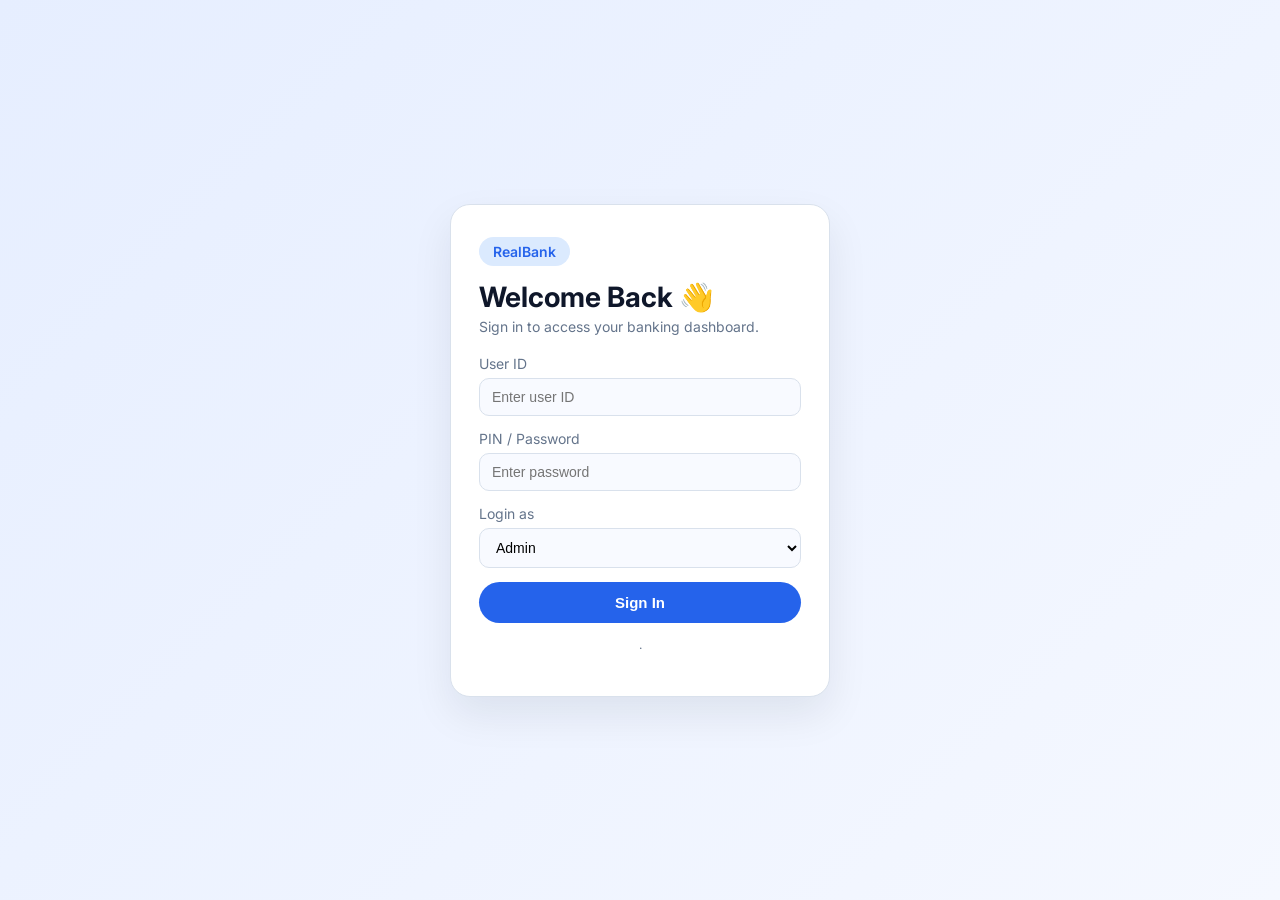
<file: index.html>
<!DOCTYPE html>
<html lang="en">
<head>
  <meta charset="UTF-8" />
  <title>RealBank – Login</title>
  <meta name="viewport" content="width=device-width, initial-scale=1.0" />

  <!-- Google Font -->
  <link rel="preconnect" href="https://fonts.googleapis.com">
  <link rel="preconnect" href="https://fonts.gstatic.com" crossorigin>
  <link href="https://fonts.googleapis.com/css2?family=Inter:wght@300;400;500;600;700&display=swap" rel="stylesheet">

  <!-- FULL CSS HERE -->
  <style>
    * ,
    *::before,
    *::after {
      box-sizing: border-box;
    }

    :root {
      --bg: #f2f6ff;
      --card-bg: #ffffff;
      --border: #d9e1ec;
      --text: #0f172a;
      --muted: #64748b;
      --primary: #2563eb;
      --primary-soft: #dbeafe;
      --radius-lg: 20px;
      --shadow-soft: 0 18px 40px rgba(15, 23, 42, 0.08);
      --font: "Inter", sans-serif;
    }

    body {
      margin: 0;
      font-family: var(--font);
      background: linear-gradient(135deg, #e6eeff, #f5f8ff);
      color: var(--text);
      min-height: 100vh;
      display: flex;
      align-items: center;
      justify-content: center;
    }

    .auth-wrapper {
      width: 100%;
      max-width: 420px;
      padding: 20px;
    }

    .auth-card {
      background: var(--card-bg);
      border-radius: var(--radius-lg);
      padding: 32px 28px;
      box-shadow: var(--shadow-soft);
      border: 1px solid var(--border);
      animation: fadeIn 0.6s ease;
    }

    @keyframes fadeIn {
      from {
        opacity: 0;
        transform: translateY(12px);
      }
      to {
        opacity: 1;
        transform: translateY(0);
      }
    }

    .auth-brand {
      display: inline-block;
      padding: 6px 14px;
      background: var(--primary-soft);
      color: var(--primary);
      border-radius: 999px;
      font-size: 14px;
      font-weight: 600;
      margin-bottom: 14px;
    }

    .auth-title {
      margin: 0;
      font-size: 28px;
      font-weight: 700;
    }

    .auth-subtitle {
      margin: 4px 0 20px;
      font-size: 14px;
      color: var(--muted);
    }

    .form-group {
      display: flex;
      flex-direction: column;
      gap: 6px;
      margin-bottom: 14px;
    }

    label {
      font-size: 14px;
      color: var(--muted);
    }

    input,
    select {
      padding: 10px 12px;
      border-radius: 10px;
      border: 1px solid var(--border);
      font-size: 14px;
      background: #f8faff;
      transition: 0.2s ease;
    }

    input:focus,
    select:focus {
      border-color: var(--primary);
      box-shadow: 0 0 0 2px var(--primary-soft);
      background: #ffffff;
      outline: none;
    }

    .btn {
      width: 100%;
      padding: 12px;
      border-radius: 999px;
      border: none;
      cursor: pointer;
      font-size: 15px;
      font-weight: 600;
      transition: 0.2s ease;
    }

    .btn.primary {
      background: var(--primary);
      color: #ffffff;
    }

    .btn.primary:hover {
      transform: translateY(-2px);
      box-shadow: 0 10px 25px rgba(37, 99, 235, 0.3);
    }

    .auth-helper {
      margin-top: 14px;
      text-align: center;
      color: var(--muted);
      font-size: 12px;
    }
  </style>
</head>

<body data-page="login">

  <div class="auth-wrapper">
    <div class="auth-card">
      <div class="auth-brand">RealBank</div>
      <h1 class="auth-title">Welcome Back 👋</h1>
      <p class="auth-subtitle">Sign in to access your banking dashboard.</p>

      <form id="login-form" class="auth-form">

        <div class="form-group">
          <label for="username">User ID</label>
          <input type="text" id="username" required placeholder="Enter user ID" />
        </div>

        <div class="form-group">
          <label for="password">PIN / Password</label>
          <input type="password" id="password" required placeholder="Enter password" />
        </div>

        <div class="form-group">
          <label for="role">Login as</label>
          <select id="role">
            <option value="admin">Admin</option>
          </select>
        </div>

        <button type="submit" class="btn primary">Sign In</button>

        <p class="auth-helper">.</p>
      </form>

    </div>
  </div>

  <script src="app.js" defer></script>
</body>
</html>
</file>
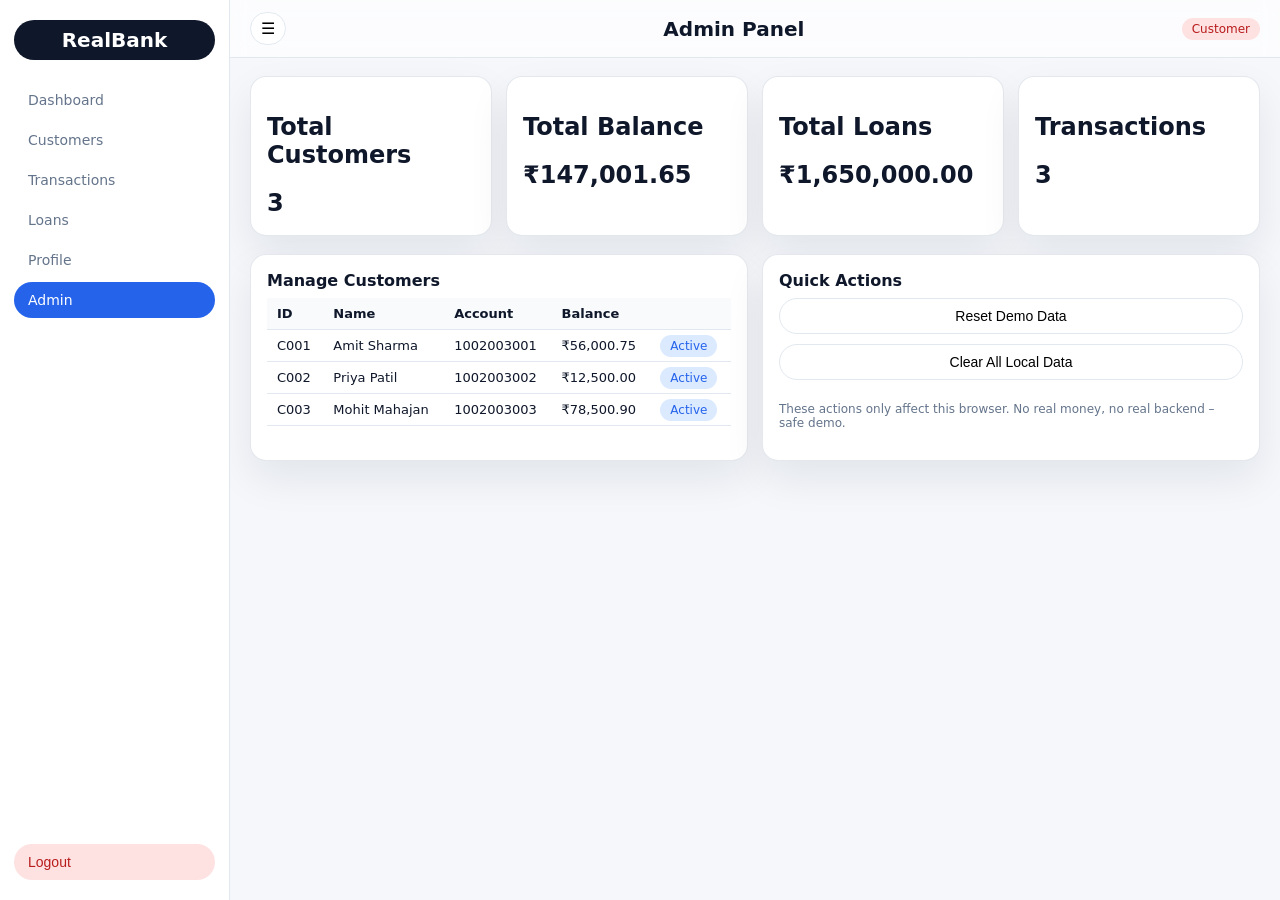
<file: admin.html>
<!DOCTYPE html>
<html lang="en">
<head>
  <meta charset="UTF-8" />
  <title>RealBank – Admin Panel</title>
  <meta name="viewport" content="width=device-width,initial-scale=1.0" />
  <link rel="stylesheet" href="style.css" />
</head>
<body data-page="admin">
  <div class="layout">
    <aside class="sidebar">
      <div class="sidebar-brand">RealBank</div>
      <nav class="sidebar-nav">
        <a href="dashboard.html" class="nav-link">Dashboard</a>
        <a href="customers.html" class="nav-link">Customers</a>
        <a href="transactions.html" class="nav-link">Transactions</a>
        <a href="loans.html" class="nav-link">Loans</a>
        <a href="profile.html" class="nav-link">Profile</a>
        <a href="admin.html" class="nav-link active">Admin</a>
      </nav>
      <button class="nav-link logout-link" id="logout-btn">Logout</button>
    </aside>

    <main class="main">
      <header class="topbar">
        <button class="icon-btn" id="menu-toggle">☰</button>
        <h1 class="topbar-title">Admin Panel</h1>
        <div class="topbar-right">
          <span class="pill admin-pill" id="user-role-pill">Admin</span>
        </div>
      </header>

      <section class="content">
        <div class="grid cards-summary">
          <article class="card">
            <h2>Total Customers</h2>
            <p class="metric" id="admin-total-customers">0</p>
          </article>
          <article class="card">
            <h2>Total Balance</h2>
            <p class="metric" id="admin-total-balance">₹0</p>
          </article>
          <article class="card">
            <h2>Total Loans</h2>
            <p class="metric" id="admin-total-loans">₹0</p>
          </article>
          <article class="card">
            <h2>Transactions</h2>
            <p class="metric" id="admin-total-transactions">0</p>
          </article>
        </div>

        <div class="grid two-columns gap">
          <section class="card">
            <div class="card-header">
              <h2>Manage Customers</h2>
            </div>
            <div class="table-wrapper small">
              <table class="table">
                <thead>
                  <tr>
                    <th>ID</th>
                    <th>Name</th>
                    <th>Account</th>
                    <th>Balance</th>
                    <th></th>
                  </tr>
                </thead>
                <tbody id="admin-customers-body"></tbody>
              </table>
            </div>
          </section>

          <section class="card">
            <div class="card-header">
              <h2>Quick Actions</h2>
            </div>

            <div class="stack gap">
              <button class="btn full" id="seed-demo-data-btn">
                Reset Demo Data
              </button>
              <button class="btn ghost full" id="clear-data-btn">
                Clear All Local Data
              </button>
              <p class="hint">
                These actions only affect this browser. No real money, no real backend – safe demo.
              </p>
            </div>
          </section>
        </div>
      </section>
    </main>
  </div>

  <script src="app.js" defer></script>
</body>
</html>
</file>
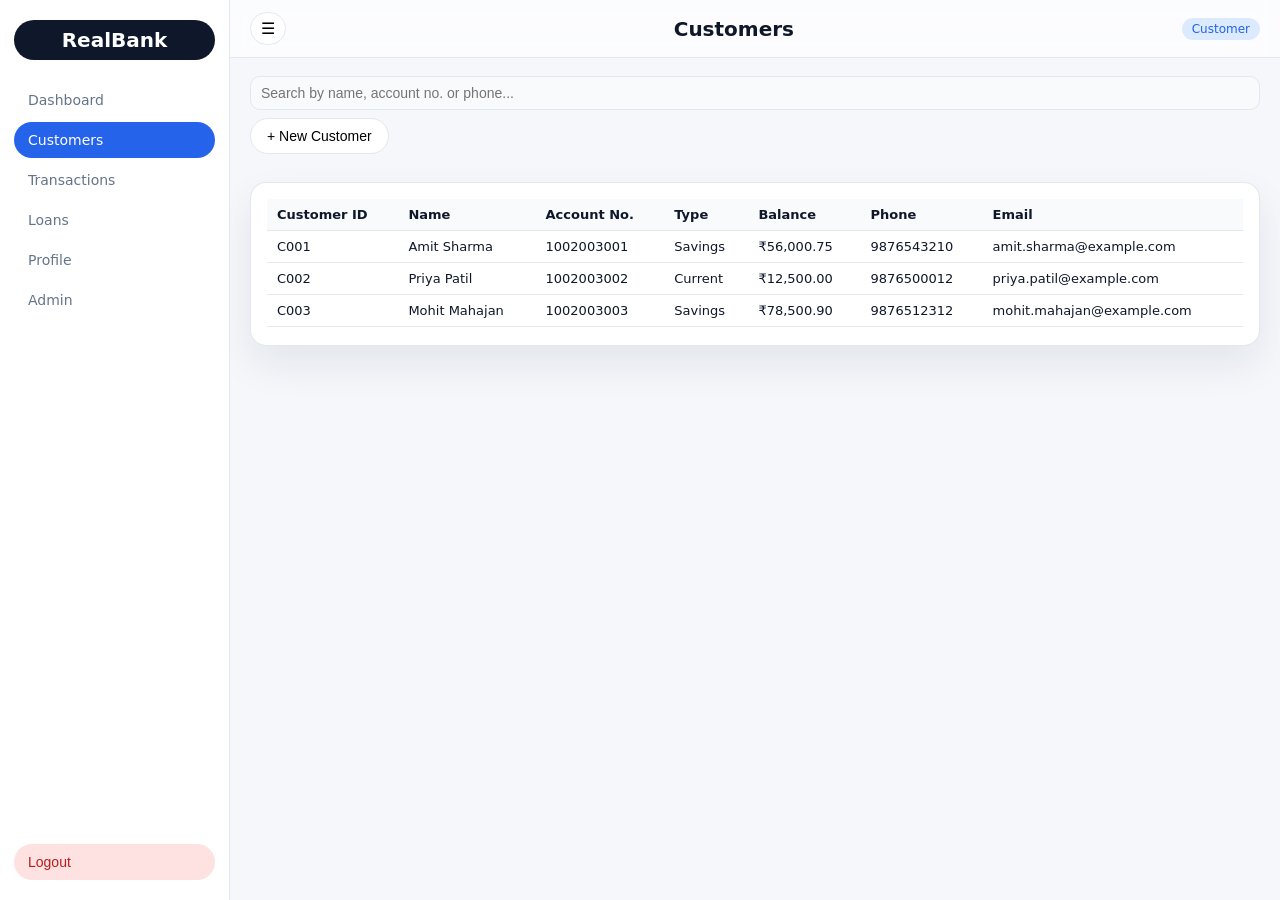
<file: customers.html>
<!DOCTYPE html>
<html lang="en">
<head>
  <meta charset="UTF-8" />
  <title>RealBank – Customers</title>
  <meta name="viewport" content="width=device-width,initial-scale=1.0" />
  <link rel="stylesheet" href="style.css" />
</head>
<body data-page="customers">
  <div class="layout">
    <aside class="sidebar">
      <div class="sidebar-brand">RealBank</div>
      <nav class="sidebar-nav">
        <a href="dashboard.html" class="nav-link">Dashboard</a>
        <a href="customers.html" class="nav-link active">Customers</a>
        <a href="transactions.html" class="nav-link">Transactions</a>
        <a href="loans.html" class="nav-link">Loans</a>
        <a href="profile.html" class="nav-link">Profile</a>
        <a href="admin.html" class="nav-link">Admin</a>
      </nav>
      <button class="nav-link logout-link" id="logout-btn">Logout</button>
    </aside>

    <main class="main">
      <header class="topbar">
        <button class="icon-btn" id="menu-toggle">☰</button>
        <h1 class="topbar-title">Customers</h1>
        <div class="topbar-right">
          <span class="pill" id="user-role-pill">Customer</span>
        </div>
      </header>

      <section class="content">
        <div class="toolbar">
          <input
            type="text"
            id="customer-search"
            class="input"
            placeholder="Search by name, account no. or phone..."
          />
          <button class="btn" id="add-customer-open">+ New Customer</button>
        </div>

        <div class="card">
          <div class="table-wrapper">
            <table class="table">
              <thead>
                <tr>
                  <th>Customer ID</th>
                  <th>Name</th>
                  <th>Account No.</th>
                  <th>Type</th>
                  <th>Balance</th>
                  <th>Phone</th>
                  <th>Email</th>
                </tr>
              </thead>
              <tbody id="customers-table-body"></tbody>
            </table>
          </div>
        </div>
      </section>
    </main>
  </div>

  <!-- Create Customer Modal -->
  <div class="modal" id="customer-modal">
    <div class="modal-backdrop" data-close-modal></div>
    <div class="modal-dialog">
      <header class="modal-header">
        <h2>New Customer</h2>
        <button class="icon-btn" data-close-modal>&times;</button>
      </header>

      <form id="customer-form" class="modal-body">
        <div class="grid two-columns gap">
          <div class="form-group">
            <label for="cust-name">Full Name</label>
            <input id="cust-name" required />
          </div>
          <div class="form-group">
            <label for="cust-type">Account Type</label>
            <select id="cust-type">
              <option value="Savings">Savings</option>
              <option value="Current">Current</option>
            </select>
          </div>
        </div>

        <div class="grid two-columns gap">
          <div class="form-group">
            <label for="cust-email">Email</label>
            <input id="cust-email" type="email" />
          </div>
          <div class="form-group">
            <label for="cust-phone">Phone</label>
            <input id="cust-phone" />
          </div>
        </div>

        <div class="form-group">
          <label for="cust-balance">Opening Balance (₹)</label>
          <input id="cust-balance" type="number" min="0" step="0.01" value="0" />
        </div>

        <footer class="modal-footer">
          <button type="button" class="btn ghost" data-close-modal>Cancel</button>
          <button type="submit" class="btn primary">Create Customer</button>
        </footer>
      </form>
    </div>
  </div>

  <script src="app.js" defer></script>
</body>
</html>
</file>
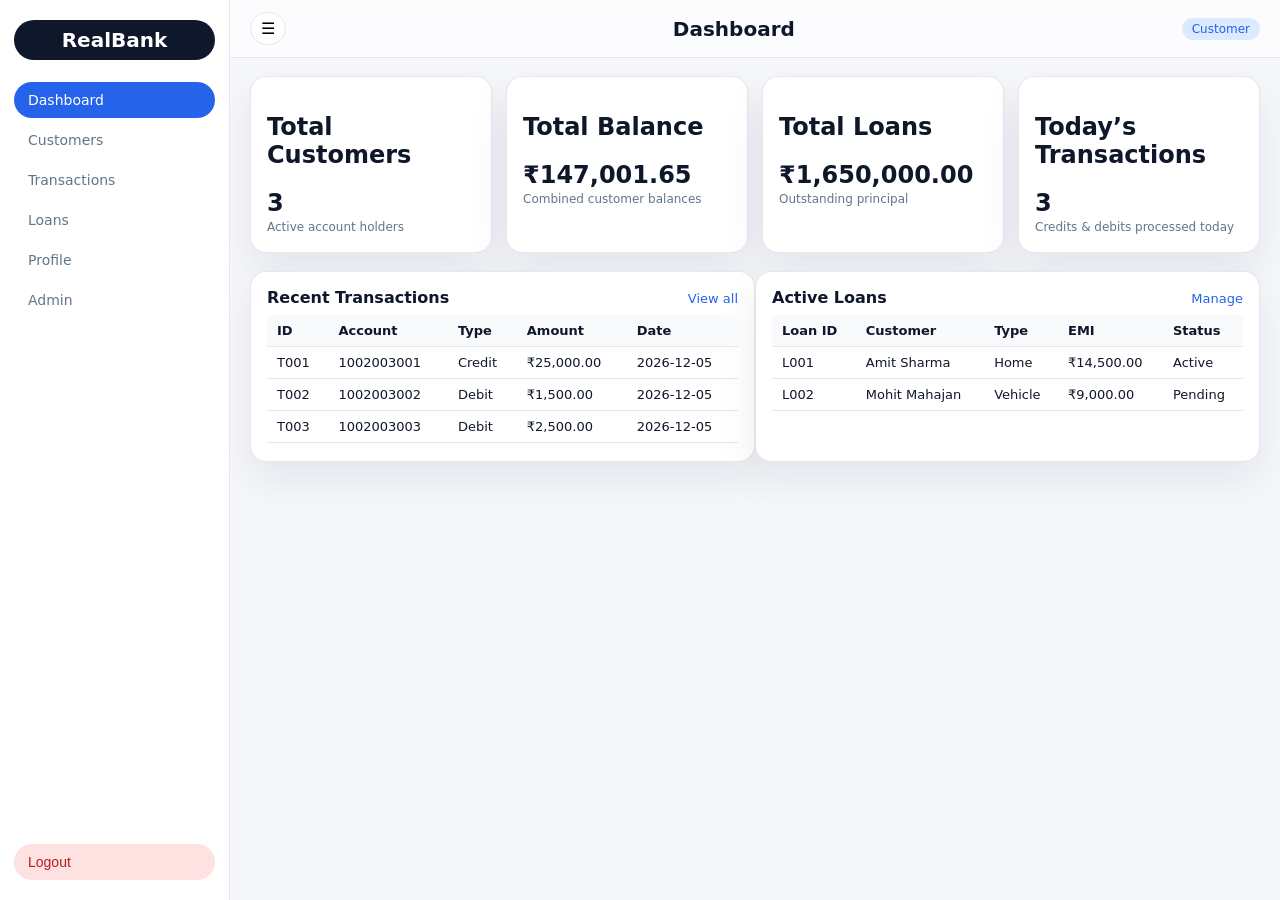
<file: dashboard.html>
<!DOCTYPE html>
<html lang="en">
<head>
  <meta charset="UTF-8" />
  <title>RealBank – Dashboard</title>
  <meta name="viewport" content="width=device-width,initial-scale=1.0" />
  <link rel="stylesheet" href="style.css" />
</head>
<body data-page="dashboard">
  <div class="layout">
    <!-- Sidebar -->
    <aside class="sidebar">
      <div class="sidebar-brand">RealBank</div>
      <nav class="sidebar-nav">
        <a href="dashboard.html" class="nav-link active">Dashboard</a>
        <a href="customers.html" class="nav-link">Customers</a>
        <a href="transactions.html" class="nav-link">Transactions</a>
        <a href="loans.html" class="nav-link">Loans</a>
        <a href="profile.html" class="nav-link">Profile</a>
        <a href="admin.html" class="nav-link">Admin</a>
      </nav>
      <button class="nav-link logout-link" id="logout-btn">Logout</button>
    </aside>

    <!-- Main -->
    <main class="main">
      <header class="topbar">
        <button class="icon-btn" id="menu-toggle">☰</button>
        <h1 class="topbar-title">Dashboard</h1>
        <div class="topbar-right">
          <span class="pill" id="user-role-pill">Customer</span>
        </div>
      </header>

      <section class="content">
        <div class="grid cards-summary">
          <article class="card">
            <h2>Total Customers</h2>
            <p class="metric" id="total-customers">0</p>
            <p class="metric-sub">Active account holders</p>
          </article>

          <article class="card">
            <h2>Total Balance</h2>
            <p class="metric" id="total-balance">₹0</p>
            <p class="metric-sub">Combined customer balances</p>
          </article>

          <article class="card">
            <h2>Total Loans</h2>
            <p class="metric" id="total-loans">₹0</p>
            <p class="metric-sub">Outstanding principal</p>
          </article>

          <article class="card">
            <h2>Today’s Transactions</h2>
            <p class="metric" id="today-transactions">0</p>
            <p class="metric-sub">Credits & debits processed today</p>
          </article>
        </div>

        <div class="grid two-columns">
          <section class="card">
            <div class="card-header">
              <h2>Recent Transactions</h2>
              <a href="transactions.html" class="link">View all</a>
            </div>
            <div class="table-wrapper">
              <table class="table">
                <thead>
                  <tr>
                    <th>ID</th>
                    <th>Account</th>
                    <th>Type</th>
                    <th>Amount</th>
                    <th>Date</th>
                  </tr>
                </thead>
                <tbody id="recent-transactions-body"></tbody>
              </table>
            </div>
          </section>

          <section class="card">
            <div class="card-header">
              <h2>Active Loans</h2>
              <a href="loans.html" class="link">Manage</a>
            </div>
            <div class="table-wrapper">
              <table class="table">
                <thead>
                  <tr>
                    <th>Loan ID</th>
                    <th>Customer</th>
                    <th>Type</th>
                    <th>EMI</th>
                    <th>Status</th>
                  </tr>
                </thead>
                <tbody id="dashboard-loans-body"></tbody>
              </table>
            </div>
          </section>
        </div>
      </section>
    </main>
  </div>

  <script src="app.js" defer></script>
</body>
</html>
</file>
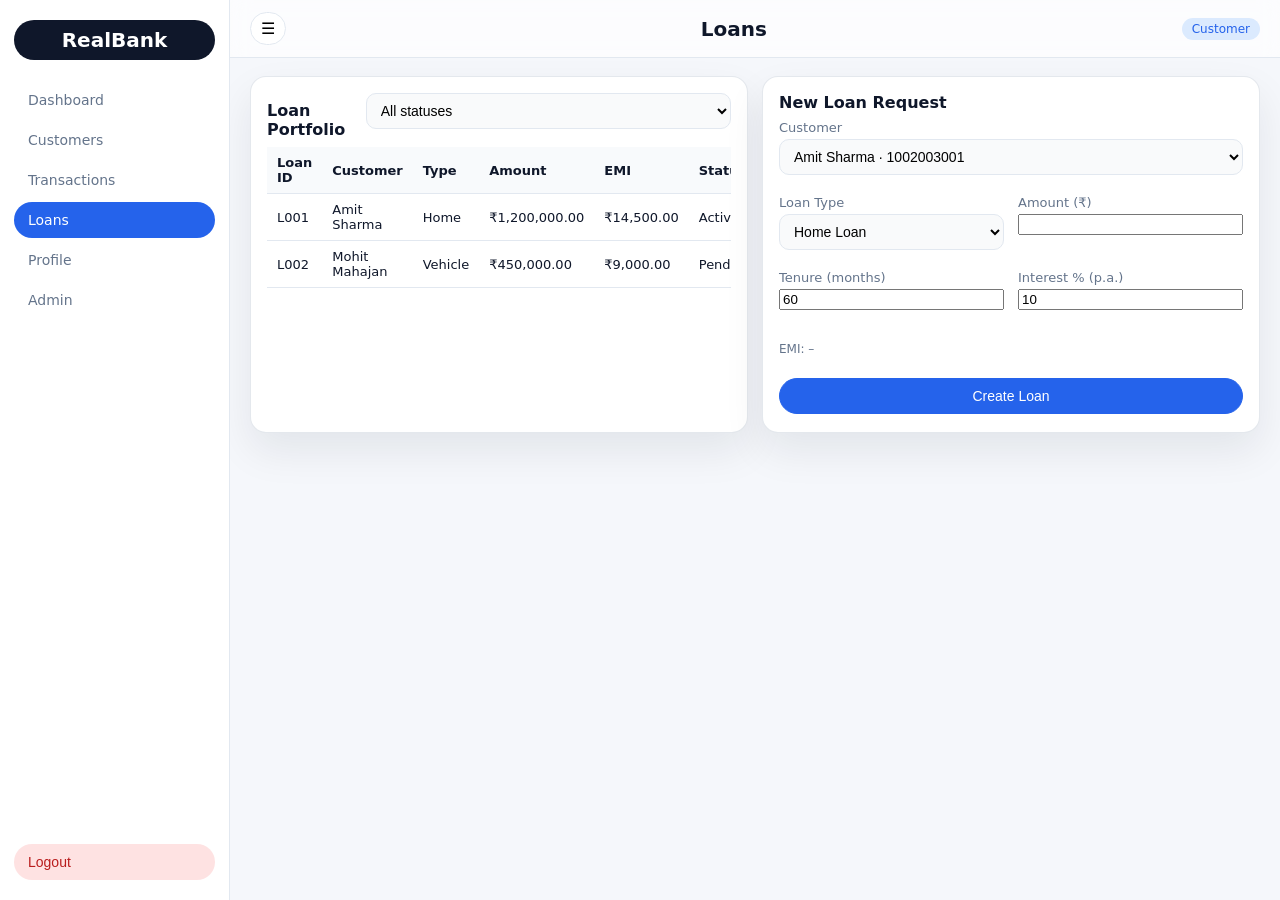
<file: loans.html>
<!DOCTYPE html>
<html lang="en">
<head>
  <meta charset="UTF-8" />
  <title>RealBank – Loans</title>
  <meta name="viewport" content="width=device-width,initial-scale=1.0" />
  <link rel="stylesheet" href="style.css" />
</head>
<body data-page="loans">
  <div class="layout">
    <aside class="sidebar">
      <div class="sidebar-brand">RealBank</div>
      <nav class="sidebar-nav">
        <a href="dashboard.html" class="nav-link">Dashboard</a>
        <a href="customers.html" class="nav-link">Customers</a>
        <a href="transactions.html" class="nav-link">Transactions</a>
        <a href="loans.html" class="nav-link active">Loans</a>
        <a href="profile.html" class="nav-link">Profile</a>
        <a href="admin.html" class="nav-link">Admin</a>
      </nav>
      <button class="nav-link logout-link" id="logout-btn">Logout</button>
    </aside>

    <main class="main">
      <header class="topbar">
        <button class="icon-btn" id="menu-toggle">☰</button>
        <h1 class="topbar-title">Loans</h1>
        <div class="topbar-right">
          <span class="pill" id="user-role-pill">Customer</span>
        </div>
      </header>

      <section class="content">
        <div class="grid two-columns gap">
          <section class="card">
            <div class="card-header">
              <h2>Loan Portfolio</h2>
              <select id="loan-status-filter" class="input small">
                <option value="">All statuses</option>
                <option value="Active">Active</option>
                <option value="Closed">Closed</option>
                <option value="Pending">Pending</option>
              </select>
            </div>

            <div class="table-wrapper">
              <table class="table">
                <thead>
                  <tr>
                    <th>Loan ID</th>
                    <th>Customer</th>
                    <th>Type</th>
                    <th>Amount</th>
                    <th>EMI</th>
                    <th>Status</th>
                  </tr>
                </thead>
                <tbody id="loans-table-body"></tbody>
              </table>
            </div>
          </section>

          <section class="card">
            <div class="card-header">
              <h2>New Loan Request</h2>
            </div>

            <form id="loan-form" class="stack gap">
              <div class="form-group">
                <label for="loan-customer">Customer</label>
                <select id="loan-customer" required></select>
              </div>

              <div class="grid two-columns gap">
                <div class="form-group">
                  <label for="loan-type">Loan Type</label>
                  <select id="loan-type">
                    <option value="Home">Home Loan</option>
                    <option value="Personal">Personal Loan</option>
                    <option value="Vehicle">Vehicle Loan</option>
                    <option value="Education">Education Loan</option>
                  </select>
                </div>
                <div class="form-group">
                  <label for="loan-amount">Amount (₹)</label>
                  <input id="loan-amount" type="number" min="10000" step="1000" required />
                </div>
              </div>

              <div class="grid two-columns gap">
                <div class="form-group">
                  <label for="loan-tenure">Tenure (months)</label>
                  <input id="loan-tenure" type="number" min="6" max="360" value="60" />
                </div>
                <div class="form-group">
                  <label for="loan-rate">Interest % (p.a.)</label>
                  <input id="loan-rate" type="number" min="5" max="20" value="10" />
                </div>
              </div>

              <p class="hint" id="loan-emi-preview">EMI: –</p>

              <button type="submit" class="btn primary full">Create Loan</button>
            </form>
          </section>
        </div>
      </section>
    </main>
  </div>

  <script src="app.js" defer></script>
</body>
</html>
</file>
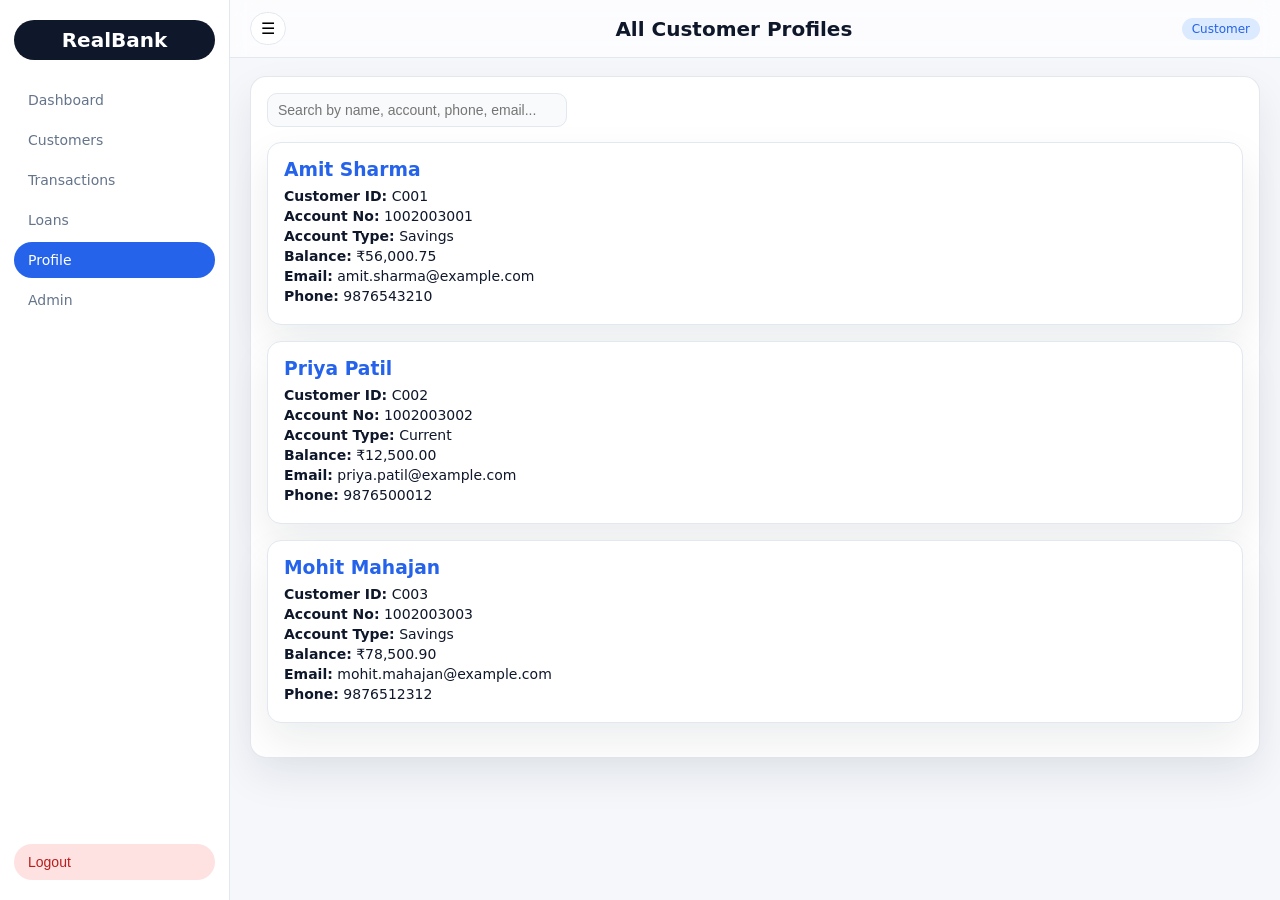
<file: profile.html>
<!DOCTYPE html>
<html lang="en">
<head>
  <meta charset="UTF-8" />
  <title>RealBank – Profile</title>
  <meta name="viewport" content="width=device-width,initial-scale=1.0" />
  <link rel="stylesheet" href="style.css" />
</head>

<body data-page="profile">
  <div class="layout">

    <!-- Sidebar -->
    <aside class="sidebar">
      <div class="sidebar-brand">RealBank</div>
      <nav class="sidebar-nav">
        <a href="dashboard.html" class="nav-link">Dashboard</a>
        <a href="customers.html" class="nav-link">Customers</a>
        <a href="transactions.html" class="nav-link">Transactions</a>
        <a href="loans.html" class="nav-link">Loans</a>
        <a href="profile.html" class="nav-link active">Profile</a>
        <a href="admin.html" class="nav-link">Admin</a>
      </nav>
      <button class="nav-link logout-link" id="logout-btn">Logout</button>
    </aside>

    <!-- Main -->
    <main class="main">

      <header class="topbar">
        <button class="icon-btn" id="menu-toggle">☰</button>
        <h1 class="topbar-title">All Customer Profiles</h1>
        <div class="topbar-right">
          <span class="pill" id="user-role-pill">Customer</span>
        </div>
      </header>

      <section class="content">
        <section class="card">
          <input type="text" id="profile-search" class="input" placeholder="Search by name, account, phone, email..." style="margin-bottom: 15px;">
          <div id="all-profiles"></div>
        </section>
      </section>

    </main>
  </div>

  <script src="app.js" defer></script>
</body>
</html>
</file>
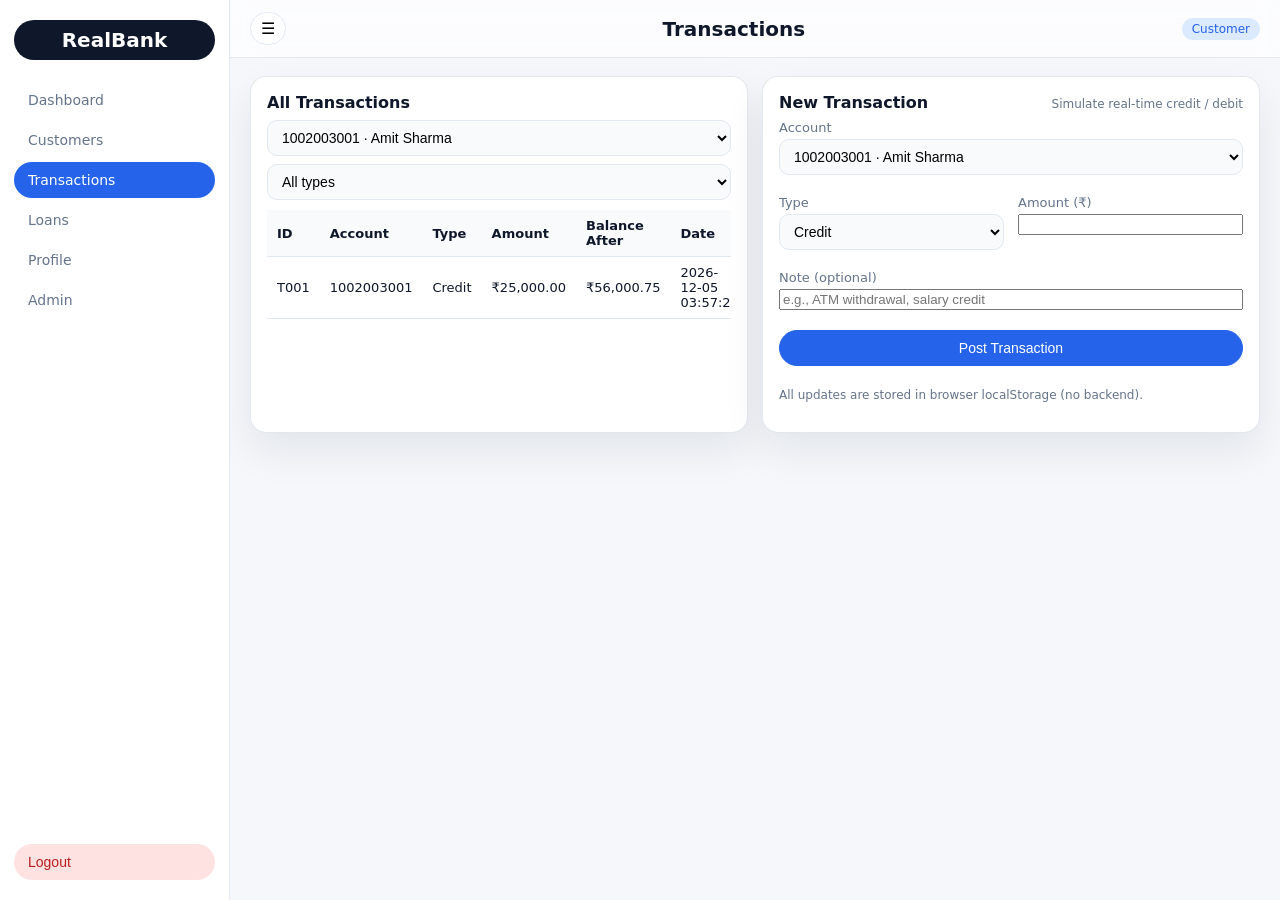
<file: transactions.html>
<!DOCTYPE html>
<html lang="en">
<head>
  <meta charset="UTF-8" />
  <title>RealBank – Transactions</title>
  <meta name="viewport" content="width=device-width,initial-scale=1.0" />
  <link rel="stylesheet" href="style.css" />
</head>
<body data-page="transactions">
  <div class="layout">
    <aside class="sidebar">
      <div class="sidebar-brand">RealBank</div>
      <nav class="sidebar-nav">
        <a href="dashboard.html" class="nav-link">Dashboard</a>
        <a href="customers.html" class="nav-link">Customers</a>
        <a href="transactions.html" class="nav-link active">Transactions</a>
        <a href="loans.html" class="nav-link">Loans</a>
        <a href="profile.html" class="nav-link">Profile</a>
        <a href="admin.html" class="nav-link">Admin</a>
      </nav>
      <button class="nav-link logout-link" id="logout-btn">Logout</button>
    </aside>

    <main class="main">
      <header class="topbar">
        <button class="icon-btn" id="menu-toggle">☰</button>
        <h1 class="topbar-title">Transactions</h1>
        <div class="topbar-right">
          <span class="pill" id="user-role-pill">Customer</span>
        </div>
      </header>

      <section class="content">
        <div class="grid two-columns gap">
          <section class="card">
            <div class="card-header">
              <h2>All Transactions</h2>
            </div>

            <div class="toolbar">
              <select id="tx-account-filter" class="input">
                <option value="">All accounts</option>
              </select>
              <select id="tx-type-filter" class="input">
                <option value="">All types</option>
                <option value="Credit">Credit</option>
                <option value="Debit">Debit</option>
              </select>
            </div>

            <div class="table-wrapper">
              <table class="table">
                <thead>
                  <tr>
                    <th>ID</th>
                    <th>Account</th>
                    <th>Type</th>
                    <th>Amount</th>
                    <th>Balance After</th>
                    <th>Date</th>
                  </tr>
                </thead>
                <tbody id="transactions-table-body"></tbody>
              </table>
            </div>
          </section>

          <section class="card">
            <div class="card-header">
              <h2>New Transaction</h2>
              <p class="card-subtitle">Simulate real-time credit / debit</p>
            </div>

            <form id="tx-form" class="stack gap">
              <div class="form-group">
                <label for="tx-account">Account</label>
                <select id="tx-account" required></select>
              </div>

              <div class="grid two-columns gap">
                <div class="form-group">
                  <label for="tx-type">Type</label>
                  <select id="tx-type">
                    <option value="Credit">Credit</option>
                    <option value="Debit">Debit</option>
                  </select>
                </div>
                <div class="form-group">
                  <label for="tx-amount">Amount (₹)</label>
                  <input id="tx-amount" type="number" min="1" step="0.01" required />
                </div>
              </div>

              <div class="form-group">
                <label for="tx-note">Note (optional)</label>
                <input id="tx-note" placeholder="e.g., ATM withdrawal, salary credit" />
              </div>

              <button type="submit" class="btn primary full">Post Transaction</button>
              <p class="hint">All updates are stored in browser localStorage (no backend).</p>
            </form>
          </section>
        </div>
      </section>
    </main>
  </div>

  <script src="app.js" defer></script>
</body>
</html>
</file>
<file: style.css>
/* Global */
*,
*::before,
*::after {
  box-sizing: border-box;
}

:root {
  --bg: #f5f7fb;
  --bg-elevated: #ffffff;
  --border-subtle: #e2e8f0;
  --primary: #2563eb;
  --primary-soft: #dbeafe;
  --text-main: #0f172a;
  --text-muted: #64748b;
  --danger: #ef4444;
  --radius-lg: 16px;
  --radius-md: 10px;
  --shadow-soft: 0 18px 40px rgba(15, 23, 42, 0.08);
  --sidebar-width: 230px;
  --transition-fast: 0.2s ease;
  --font: "Inter", system-ui, -apple-system, BlinkMacSystemFont, "Segoe UI",
    sans-serif;
}

html,
body {
  margin: 0;
  padding: 0;
  font-family: var(--font);
  background: var(--bg);
  color: var(--text-main);
}

/* Auth (login) */

.auth-body {
  min-height: 100vh;
  display: flex;
  align-items: center;
  justify-content: center;
  background: radial-gradient(circle at top left, #e0edff, #f5f7fb);
}

.auth-wrapper {
  width: 100%;
  max-width: 420px;
  padding: 24px;
}

.auth-card {
  background: var(--bg-elevated);
  border-radius: 24px;
  padding: 32px 28px;
  box-shadow: var(--shadow-soft);
  border: 1px solid rgba(148, 163, 184, 0.25);
}

.auth-brand {
  display: inline-flex;
  padding: 6px 14px;
  border-radius: 999px;
  background: var(--primary-soft);
  color: var(--primary);
  font-size: 14px;
  font-weight: 600;
  margin-bottom: 10px;
}

.auth-title {
  margin: 0 0 4px;
  font-size: 26px;
}

.auth-subtitle {
  margin: 0 0 20px;
  color: var(--text-muted);
  font-size: 14px;
}

.auth-form .auth-helper {
  text-align: center;
  color: var(--text-muted);
  font-size: 12px;
  margin-top: 14px;
}

/* Layout */

.layout {
  min-height: 100vh;
  display: flex;
}

/* Sidebar */

.sidebar {
  width: var(--sidebar-width);
  background: #ffffff;
  border-right: 1px solid var(--border-subtle);
  padding: 20px 14px;
  display: flex;
  flex-direction: column;
  gap: 12px;
  position: sticky;
  top: 0;
  height: 100vh;
}

.sidebar-brand {
  font-weight: 700;
  font-size: 20px;
  padding: 8px 12px;
  border-radius: 999px;
  background: #0f172a;
  color: #ffffff;
  text-align: center;
  margin-bottom: 10px;
}

.sidebar-nav {
  display: flex;
  flex-direction: column;
  gap: 4px;
  flex: 1;
}

.nav-link {
  border-radius: 999px;
  padding: 10px 14px;
  font-size: 14px;
  border: none;
  outline: none;
  background: transparent;
  color: var(--text-muted);
  text-decoration: none;
  text-align: left;
  cursor: pointer;
  transition: background var(--transition-fast), color var(--transition-fast),
    transform var(--transition-fast);
}

.nav-link.active {
  background: var(--primary);
  color: #ffffff;
}

.nav-link:hover {
  background: #e5edff;
  color: var(--text-main);
  transform: translateX(2px);
}

.logout-link {
  margin-top: auto;
  background: #fee2e2;
  color: #b91c1c;
  font-weight: 500;
}

/* Main */

.main {
  flex: 1;
  display: flex;
  flex-direction: column;
}

/* Topbar */

.topbar {
  display: flex;
  align-items: center;
  justify-content: space-between;
  padding: 12px 20px;
  border-bottom: 1px solid var(--border-subtle);
  background: #ffffffaa;
  backdrop-filter: blur(10px);
  position: sticky;
  top: 0;
  z-index: 20;
}

.topbar-title {
  font-size: 20px;
  margin: 0;
}

.topbar-right {
  display: flex;
  align-items: center;
  gap: 10px;
}

/* Content */

.content {
  padding: 18px 20px 24px;
  display: flex;
  flex-direction: column;
  gap: 18px;
}

/* Buttons & Inputs */

.btn {
  border-radius: 999px;
  padding: 9px 16px;
  border: 1px solid var(--border-subtle);
  background: #ffffff;
  cursor: pointer;
  font-size: 14px;
  font-weight: 500;
  display: inline-flex;
  align-items: center;
  justify-content: center;
  gap: 6px;
  transition: background var(--transition-fast), box-shadow var(--transition-fast),
    transform var(--transition-fast), border-color var(--transition-fast);
}

.btn.primary {
  background: var(--primary);
  border-color: var(--primary);
  color: #ffffff;
}

.btn.primary:hover {
  box-shadow: 0 14px 30px rgba(37, 99, 235, 0.3);
  transform: translateY(-1px);
}

.btn.ghost {
  background: transparent;
}

.btn.full {
  width: 100%;
}

.btn:hover {
  background: #f1f5f9;
}

.icon-btn {
  border-radius: 999px;
  border: 1px solid var(--border-subtle);
  background: #ffffff;
  padding: 6px 10px;
  cursor: pointer;
  font-size: 16px;
}

.input,
select,
textarea {
  width: 100%;
  border-radius: 10px;
  border: 1px solid var(--border-subtle);
  padding: 8px 10px;
  font-size: 14px;
  outline: none;
  background: #f9fafb;
  transition: border var(--transition-fast), box-shadow var(--transition-fast),
    background var(--transition-fast);
}

.input:focus,
select:focus,
textarea:focus {
  border-color: var(--primary);
  box-shadow: 0 0 0 1px var(--primary-soft);
  background: #ffffff;
}

.form-group {
  display: flex;
  flex-direction: column;
  gap: 4px;
  margin-bottom: 10px;
}

label {
  font-size: 13px;
  color: var(--text-muted);
}

/* Cards / Grid */

.card {
  background: var(--bg-elevated);
  border-radius: var(--radius-lg);
  padding: 16px 16px 18px;
  box-shadow: var(--shadow-soft);
  border: 1px solid rgba(148, 163, 184, 0.25);
}

.cards-summary {
  grid-template-columns: repeat(auto-fit, minmax(190px, 1fr));
  gap: 14px;
}

.card-header {
  display: flex;
  align-items: baseline;
  justify-content: space-between;
  margin-bottom: 8px;
}

.card-header h2 {
  margin: 0;
  font-size: 16px;
}

.card-subtitle {
  margin: 0;
  font-size: 12px;
  color: var(--text-muted);
}

.metric {
  margin: 6px 0 0;
  font-size: 24px;
  font-weight: 600;
}

.metric-sub {
  margin: 3px 0 0;
  font-size: 12px;
  color: var(--text-muted);
}

.grid {
  display: grid;
}

.two-columns {
  grid-template-columns: minmax(0, 2fr) minmax(0, 2fr);
}

.gap {
  gap: 14px;
}

.stack {
  display: flex;
  flex-direction: column;
}

.stack.gap {
  gap: 10px;
}

/* Table */

.table-wrapper {
  overflow: auto;
  max-height: 360px;
}

.table-wrapper.small {
  max-height: 280px;
}

.table {
  width: 100%;
  border-collapse: collapse;
  font-size: 13px;
}

.table th,
.table td {
  padding: 8px 10px;
  text-align: left;
  border-bottom: 1px solid var(--border-subtle);
}

.table thead th {
  position: sticky;
  top: 0;
  background: #f8fafc;
  z-index: 1;
}

.table tbody tr:hover {
  background: #f9fafb;
}

/* Toolbar */

.toolbar {
  display: flex;
  flex-wrap: wrap;
  gap: 8px;
  margin-bottom: 10px;
}

/* Pills / Badges */

.pill {
  border-radius: 999px;
  background: var(--primary-soft);
  color: var(--primary);
  padding: 4px 10px;
  font-size: 12px;
}

.admin-pill {
  background: #fee2e2;
  color: #b91c1c;
}

/* Links */

.link {
  font-size: 13px;
  color: var(--primary);
  text-decoration: none;
}

.link:hover {
  text-decoration: underline;
}

/* Hint text */

.hint {
  font-size: 12px;
  color: var(--text-muted);
}

/* Info list */

.info-list {
  margin: 0;
  display: grid;
  grid-template-columns: auto 1fr;
  row-gap: 4px;
  column-gap: 10px;
  font-size: 13px;
}

.info-list dt {
  font-weight: 500;
  color: var(--text-muted);
}

.info-list dd {
  margin: 0;
}

/* Modal */

.modal {
  position: fixed;
  inset: 0;
  display: none;
  align-items: center;
  justify-content: center;
  z-index: 50;
}

.modal.open {
  display: flex;
}

.modal-backdrop {
  position: absolute;
  inset: 0;
  background: rgba(15, 23, 42, 0.35);
}

.modal-dialog {
  position: relative;
  background: #ffffff;
  border-radius: 18px;
  padding: 14px 16px 16px;
  max-width: 480px;
  width: 100%;
  box-shadow: var(--shadow-soft);
}

.modal-header {
  display: flex;
  align-items: center;
  justify-content: space-between;
  margin-bottom: 8px;
}

.modal-header h2 {
  margin: 0;
  font-size: 18px;
}

.modal-body {
  margin-top: 4px;
}

.modal-footer {
  margin-top: 14px;
  display: flex;
  justify-content: flex-end;
  gap: 8px;
}

/* Responsive */

@media (max-width: 880px) {
  .sidebar {
    position: fixed;
    left: -260px;
    top: 0;
    bottom: 0;
    z-index: 60;
    transition: left 0.25s ease;
  }

  .sidebar.open {
    left: 0;
  }

  .main {
    min-width: 100%;
  }

  .two-columns {
    grid-template-columns: minmax(0, 1fr);
  }

  .topbar {
    padding-inline: 12px;
  }

  .content {
    padding-inline: 12px;
  }
}

/* Profile page – All users list */
.profile-box {
  padding: 16px;
  border-radius: 14px;
  background: #ffffff;
  border: 1px solid #e2e8f0;
  margin-bottom: 16px;
  box-shadow: var(--shadow-soft);
}

.profile-box h3 {
  margin: 0 0 8px;
  color: var(--primary);
}

.profile-box p {
  margin: 4px 0;
  font-size: 14px;
  color: var(--text-main);
}

/* Profile Table */
#profile-search {
  max-width: 300px;
}

.table th {
  font-weight: 600;
}
</file>
